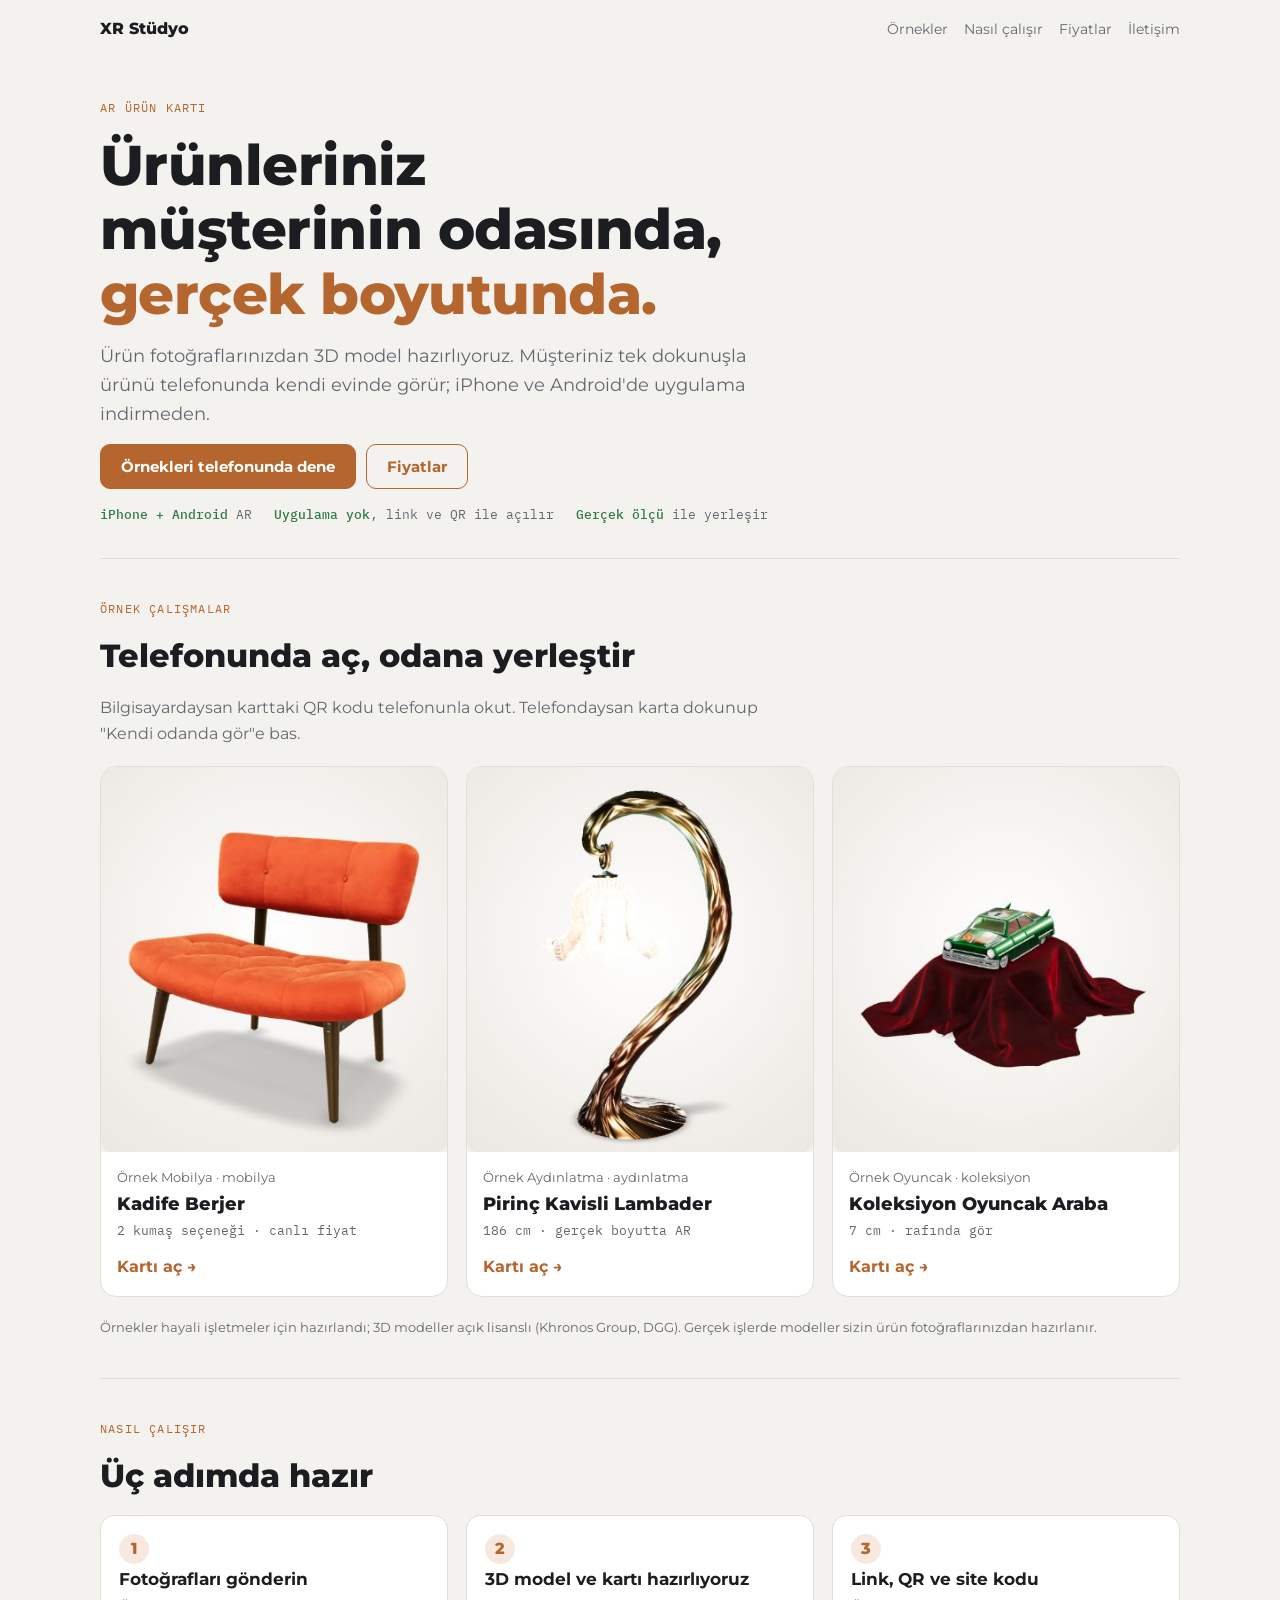
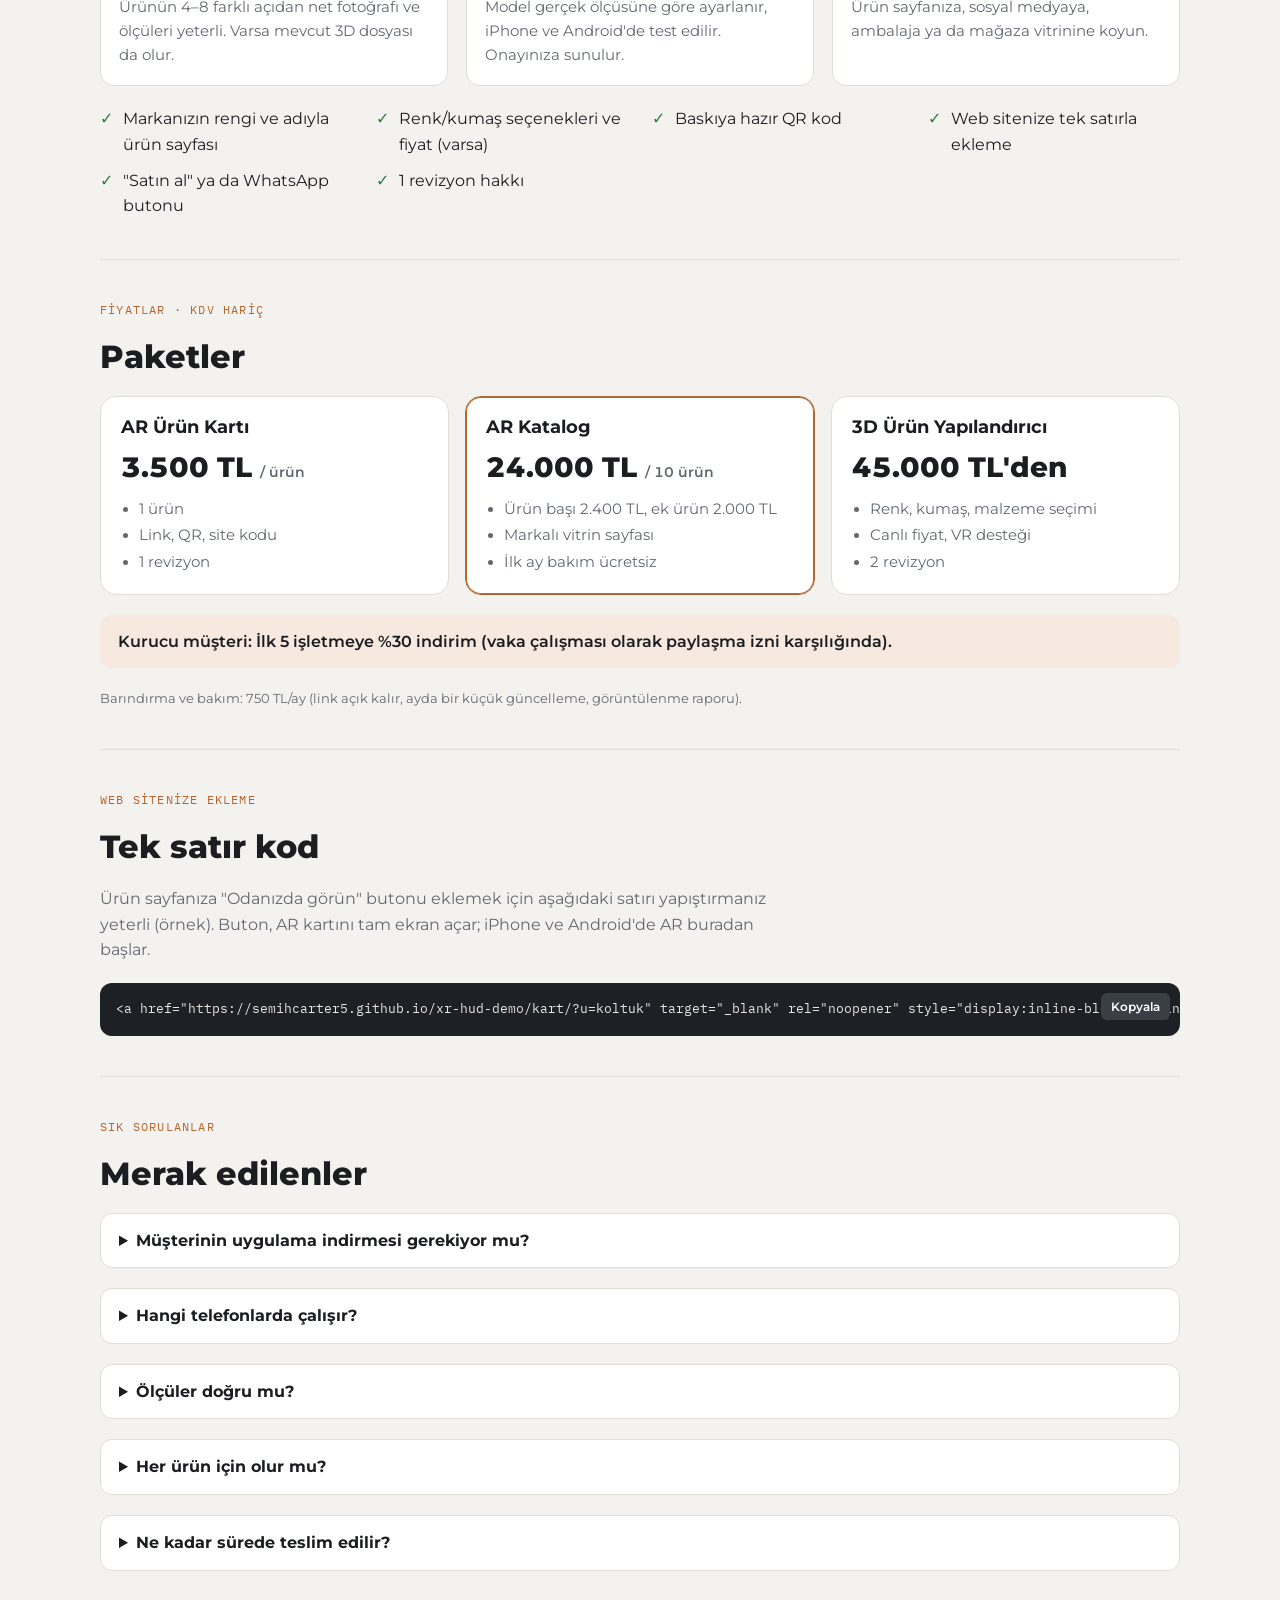
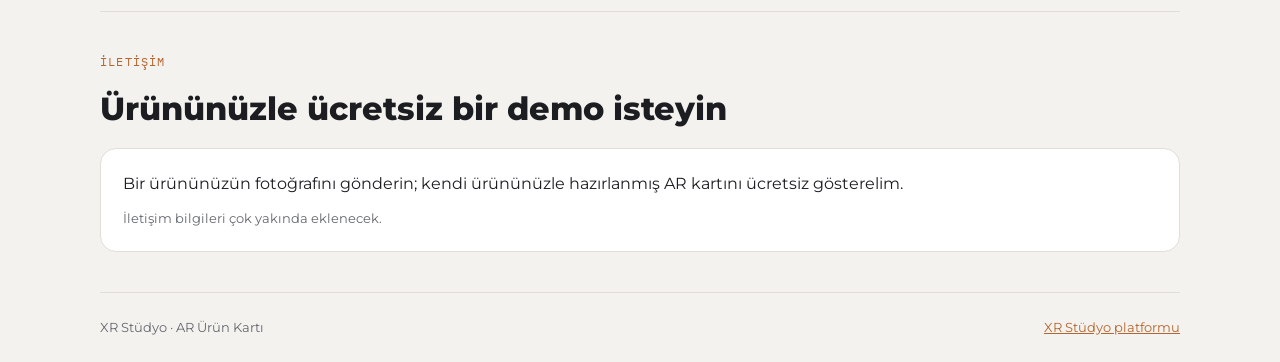
<file: portfolyo/index.html>
<!doctype html>
<html lang="tr">
<head>
<meta charset="utf-8">
<meta name="viewport" content="width=device-width, initial-scale=1, viewport-fit=cover">
<title>AR Ürün Kartı · XR Stüdyo</title>
<meta name="description" content="Ürünlerinizi müşterinin odasında, gerçek boyutunda gösterin. iPhone ve Android'de uygulama gerekmez.">
<meta property="og:title" content="AR Ürün Kartı · XR Stüdyo">
<meta property="og:description" content="Ürünlerinizi müşterinin odasında, gerçek boyutunda gösterin. Uygulama gerekmez.">
<meta property="og:image" content="img/koltuk.jpg">
<link rel="preconnect" href="https://fonts.googleapis.com">
<link rel="preconnect" href="https://fonts.gstatic.com" crossorigin>
<link rel="stylesheet" href="https://fonts.googleapis.com/css2?family=Montserrat:wght@500;600;700;800&family=IBM+Plex+Mono:wght@400;500&display=swap">
<style>
/* Yerleşim: tek sütun (en fazla 1080px); örnek kartlar 3'lü ızgara, telefonda tek sütun. Sıcak nötr zemin, ürünler öne çıksın. */
:root {
  --bg: #f4f2ef; --surface: #ffffff; --fg: #1b1d20; --muted: #63686f; --line: #e2ddd6;
  --accent: #b5652e; --accent-ink: #ffffff; --soft: #f7e9df; --ok: #2f7a46;
  --f-display: Montserrat, "Segoe UI", system-ui, sans-serif;
  --f-mono: "IBM Plex Mono", ui-monospace, Consolas, monospace;
}
@media (prefers-color-scheme: dark) {
  :root { --bg: #121416; --surface: #1b1e21; --fg: #eceae6; --muted: #a2a7ad; --line: #2c3035; --accent: #e08a4f; --accent-ink: #1b1209; --soft: #2d2118; --ok: #7fd39a; color-scheme: dark; }
}
* { box-sizing: border-box; }
[hidden] { display: none !important; }
body { margin: 0; background: var(--bg); color: var(--fg); font-family: var(--f-display); font-size: 16px; line-height: 1.6;
  padding-left: max(16px, env(safe-area-inset-left, 0px)); padding-right: max(16px, env(safe-area-inset-right, 0px)); -webkit-tap-highlight-color: transparent; }
.wrap { max-width: 1080px; margin: 0 auto; }
a { color: var(--accent); }
a:focus-visible, button:focus-visible { outline: 2px solid var(--accent); outline-offset: 2px; }
h1, h2, h3 { margin: 0; line-height: 1.15; text-wrap: balance; }
p { margin: 0; }
.eyebrow { font-family: var(--f-mono); font-size: 12px; letter-spacing: .1em; text-transform: uppercase; color: var(--accent); }
header { display: flex; justify-content: space-between; align-items: center; gap: 12px; flex-wrap: wrap; padding-block: calc(16px + env(safe-area-inset-top, 0px)) 16px; }
.logo { font-weight: 800; color: var(--fg); text-decoration: none; }
header nav { display: flex; gap: 16px; font-size: 14px; flex-wrap: wrap; }
header nav a { color: var(--muted); text-decoration: none; }
.hero { padding-block: 40px 32px; display: flex; flex-direction: column; gap: 16px; max-width: 760px; }
.hero h1 { font-size: clamp(32px, 5.6vw, 56px); font-weight: 800; letter-spacing: -.01em; }
.hero h1 em { font-style: normal; color: var(--accent); }
.hero .lede { font-size: 18px; color: var(--muted); max-width: 58ch; }
.cta { display: flex; gap: 10px; flex-wrap: wrap; }
.btn { display: inline-flex; align-items: center; justify-content: center; font: 700 15px var(--f-display); padding: 12px 20px; border-radius: 10px;
  text-decoration: none; border: 1.5px solid var(--accent); cursor: pointer; touch-action: manipulation; background: transparent; color: var(--accent); }
.btn.primary { background: var(--accent); color: var(--accent-ink); }
.facts { display: flex; gap: 8px 22px; flex-wrap: wrap; font-family: var(--f-mono); font-size: 13px; color: var(--muted); }
.facts b { color: var(--ok); font-weight: 500; }
section { padding-block: 40px; border-top: 1px solid var(--line); display: flex; flex-direction: column; gap: 20px; }
section h2 { font-size: clamp(24px, 3.4vw, 32px); font-weight: 800; }
.intro { color: var(--muted); max-width: 64ch; }
.examples { display: grid; grid-template-columns: repeat(3, 1fr); gap: 18px; }
.ex { background: var(--surface); border: 1px solid var(--line); border-radius: 16px; overflow: hidden; display: flex; flex-direction: column; min-width: 0; text-decoration: none; color: inherit; }
.ex img { display: block; width: 100%; height: auto; aspect-ratio: 9 / 10; object-fit: cover; background: #ece8e2; }
.ex .body { padding: 16px; display: flex; flex-direction: column; gap: 6px; flex: 1; }
.ex .biz { font-size: 12.5px; color: var(--muted); }
.ex h3 { font-size: 18px; font-weight: 800; }
.ex .meta { font-family: var(--f-mono); font-size: 12.5px; color: var(--muted); }
.ex .go { margin-top: auto; padding-top: 8px; font-weight: 700; color: var(--accent); }
.ex:hover { border-color: var(--accent); }
.note { font-size: 13px; color: var(--muted); }
.steps { list-style: none; counter-reset: s; padding: 0; margin: 0; display: grid; grid-template-columns: repeat(3, 1fr); gap: 18px; }
.steps li { counter-increment: s; background: var(--surface); border: 1px solid var(--line); border-radius: 14px; padding: 18px; display: flex; flex-direction: column; gap: 6px; min-width: 0; }
.steps li::before { content: counter(s); width: 30px; height: 30px; border-radius: 50%; background: var(--soft); color: var(--accent); font-weight: 800; display: grid; place-items: center; }
.steps h3 { font-size: 17px; }
.steps p { color: var(--muted); font-size: 15px; }
.incl { display: grid; grid-template-columns: repeat(auto-fit, minmax(220px, 1fr)); gap: 10px 24px; padding: 0; margin: 0; list-style: none; }
.incl li { display: flex; gap: 10px; align-items: flex-start; }
.incl li::before { content: "✓"; color: var(--ok); font-weight: 800; }
.packs { display: grid; grid-template-columns: repeat(3, 1fr); gap: 16px; }
.pack { background: var(--surface); border: 1px solid var(--line); border-radius: 16px; padding: 20px; display: flex; flex-direction: column; gap: 8px; min-width: 0; }
.pack.feat { border-color: var(--accent); box-shadow: 0 0 0 1px var(--accent) inset; }
.pack h3 { font-size: 18px; }
.pack .price { font-size: 28px; font-weight: 800; font-variant-numeric: tabular-nums; }
.pack .price small { font-size: 14px; font-weight: 600; color: var(--muted); }
.pack ul { margin: 0; padding-left: 18px; font-size: 14.5px; color: var(--muted); display: flex; flex-direction: column; gap: 3px; }
.founder { background: var(--soft); border-radius: 12px; padding: 14px 18px; font-weight: 600; }
.code { position: relative; background: #1d2024; color: #e8e6e3; border-radius: 12px; padding: 16px 96px 16px 16px; font-family: var(--f-mono); font-size: 13px; overflow-x: auto; white-space: pre; }
.code button { position: absolute; top: 10px; right: 10px; font: 600 12px var(--f-display); padding: 6px 10px; border-radius: 6px; border: 0; background: #3a3f46; color: #fff; cursor: pointer; }
details { background: var(--surface); border: 1px solid var(--line); border-radius: 12px; padding: 14px 18px; }
details summary { font-weight: 700; cursor: pointer; }
details p { margin-top: 8px; color: var(--muted); max-width: 70ch; }
.contact { background: var(--surface); border: 1px solid var(--line); border-radius: 16px; padding: 22px; display: flex; flex-direction: column; gap: 12px; }
footer { border-top: 1px solid var(--line); padding-block: 24px calc(24px + env(safe-area-inset-bottom, 0px)); font-size: 13px; color: var(--muted); display: flex; gap: 8px 20px; flex-wrap: wrap; justify-content: space-between; }
@media (max-width: 820px) { .examples, .steps, .packs { grid-template-columns: 1fr; } .ex img { aspect-ratio: 4 / 3; } }
</style>
</head>
<body>
<div class="wrap">
  <header>
    <a class="logo" href="#">XR Stüdyo</a>
    <nav aria-label="Sayfa içi"><a href="#ornekler">Örnekler</a><a href="#nasil">Nasıl çalışır</a><a href="#fiyat">Fiyatlar</a><a href="#iletisim">İletişim</a></nav>
  </header>

  <div class="hero">
    <span class="eyebrow">AR Ürün Kartı</span>
    <h1>Ürünleriniz müşterinin odasında, <em>gerçek boyutunda.</em></h1>
    <p class="lede">Ürün fotoğraflarınızdan 3D model hazırlıyoruz. Müşteriniz tek dokunuşla ürünü telefonunda kendi evinde görür; iPhone ve Android'de uygulama indirmeden.</p>
    <div class="cta">
      <a class="btn primary" href="#ornekler">Örnekleri telefonunda dene</a>
      <a class="btn" href="#fiyat">Fiyatlar</a>
    </div>
    <p class="facts"><span><b>iPhone + Android</b> AR</span><span><b>Uygulama yok</b>, link ve QR ile açılır</span><span><b>Gerçek ölçü</b> ile yerleşir</span></p>
  </div>

  <section id="ornekler" aria-labelledby="ornekler-h">
    <span class="eyebrow">Örnek çalışmalar</span>
    <h2 id="ornekler-h">Telefonunda aç, odana yerleştir</h2>
    <p class="intro">Bilgisayardaysan karttaki QR kodu telefonunla okut. Telefondaysan karta dokunup "Kendi odanda gör"e bas.</p>
    <div class="examples">
      <a class="ex" href="../kart/?u=koltuk">
        <img src="img/koltuk.jpg" alt="Turuncu kadife berjer 3D modeli" width="391" height="434">
        <div class="body"><span class="biz">Örnek Mobilya · mobilya</span><h3>Kadife Berjer</h3><span class="meta">2 kumaş seçeneği · canlı fiyat</span><span class="go">Kartı aç →</span></div>
      </a>
      <a class="ex" href="../kart/?u=lambader">
        <img src="img/lambader.jpg" alt="Kavisli pirinç lambader 3D modeli" width="391" height="434" loading="lazy">
        <div class="body"><span class="biz">Örnek Aydınlatma · aydınlatma</span><h3>Pirinç Kavisli Lambader</h3><span class="meta">186 cm · gerçek boyutta AR</span><span class="go">Kartı aç →</span></div>
      </a>
      <a class="ex" href="../kart/?u=araba">
        <img src="img/araba.jpg" alt="Kadife örtü üzerinde yeşil koleksiyon araba 3D modeli" width="391" height="434" loading="lazy">
        <div class="body"><span class="biz">Örnek Oyuncak · koleksiyon</span><h3>Koleksiyon Oyuncak Araba</h3><span class="meta">7 cm · rafında gör</span><span class="go">Kartı aç →</span></div>
      </a>
    </div>
    <p class="note">Örnekler hayali işletmeler için hazırlandı; 3D modeller açık lisanslı (Khronos Group, DGG). Gerçek işlerde modeller sizin ürün fotoğraflarınızdan hazırlanır.</p>
  </section>

  <section id="nasil" aria-labelledby="nasil-h">
    <span class="eyebrow">Nasıl çalışır</span>
    <h2 id="nasil-h">Üç adımda hazır</h2>
    <ol class="steps">
      <li><h3>Fotoğrafları gönderin</h3><p>Ürünün 4–8 farklı açıdan net fotoğrafı ve ölçüleri yeterli. Varsa mevcut 3D dosyası da olur.</p></li>
      <li><h3>3D model ve kartı hazırlıyoruz</h3><p>Model gerçek ölçüsüne göre ayarlanır, iPhone ve Android'de test edilir. Onayınıza sunulur.</p></li>
      <li><h3>Link, QR ve site kodu</h3><p>Ürün sayfanıza, sosyal medyaya, ambalaja ya da mağaza vitrinine koyun.</p></li>
    </ol>
    <ul class="incl">
      <li>Markanızın rengi ve adıyla ürün sayfası</li>
      <li>Renk/kumaş seçenekleri ve fiyat (varsa)</li>
      <li>Baskıya hazır QR kod</li>
      <li>Web sitenize tek satırla ekleme</li>
      <li>"Satın al" ya da WhatsApp butonu</li>
      <li>1 revizyon hakkı</li>
    </ul>
  </section>

  <section id="fiyat" aria-labelledby="fiyat-h">
    <span class="eyebrow">Fiyatlar · KDV hariç</span>
    <h2 id="fiyat-h">Paketler</h2>
    <div class="packs">
      <div class="pack"><h3>AR Ürün Kartı</h3><div class="price">3.500 TL <small>/ ürün</small></div><ul><li>1 ürün</li><li>Link, QR, site kodu</li><li>1 revizyon</li></ul></div>
      <div class="pack feat"><h3>AR Katalog</h3><div class="price">24.000 TL <small>/ 10 ürün</small></div><ul><li>Ürün başı 2.400 TL, ek ürün 2.000 TL</li><li>Markalı vitrin sayfası</li><li>İlk ay bakım ücretsiz</li></ul></div>
      <div class="pack"><h3>3D Ürün Yapılandırıcı</h3><div class="price">45.000 TL'den</div><ul><li>Renk, kumaş, malzeme seçimi</li><li>Canlı fiyat, VR desteği</li><li>2 revizyon</li></ul></div>
    </div>
    <p class="founder">Kurucu müşteri: İlk 5 işletmeye %30 indirim (vaka çalışması olarak paylaşma izni karşılığında).</p>
    <p class="note">Barındırma ve bakım: 750 TL/ay (link açık kalır, ayda bir küçük güncelleme, görüntülenme raporu).</p>
  </section>

  <section id="ekle" aria-labelledby="ekle-h">
    <span class="eyebrow">Web sitenize ekleme</span>
    <h2 id="ekle-h">Tek satır kod</h2>
    <p class="intro">Ürün sayfanıza "Odanızda görün" butonu eklemek için aşağıdaki satırı yapıştırmanız yeterli (örnek). Buton, AR kartını tam ekran açar; iPhone ve Android'de AR buradan başlar.</p>
    <div class="code" id="embed">&lt;a href="https://semihcarter5.github.io/xr-hud-demo/kart/?u=koltuk" target="_blank" rel="noopener" style="display:inline-block;padding:12px 20px;border-radius:10px;background:#b5652e;color:#fff;font-weight:700;text-decoration:none"&gt;Odanızda görün (AR)&lt;/a&gt;<button type="button" id="copyEmbed">Kopyala</button></div>
  </section>

  <section id="sss" aria-labelledby="sss-h">
    <span class="eyebrow">Sık sorulanlar</span>
    <h2 id="sss-h">Merak edilenler</h2>
    <details><summary>Müşterinin uygulama indirmesi gerekiyor mu?</summary><p>Hayır. iPhone'da Safari'nin içindeki AR görüntüleyici, Android'de Google'ın AR görüntüleyicisi açılır. Link ya da QR yeterli.</p></details>
    <details><summary>Hangi telefonlarda çalışır?</summary><p>AR destekli çoğu güncel iPhone ve Android telefonda. AR desteklemeyen cihazlarda ürün yine 3D olarak döndürülüp incelenebilir.</p></details>
    <details><summary>Ölçüler doğru mu?</summary><p>Model, verdiğiniz ölçülere göre ayarlanır ve AR'da gerçek boyutunda yerleşir. Teslimden önce bu ölçüleri birlikte kontrol ederiz.</p></details>
    <details><summary>Her ürün için olur mu?</summary><p>Mobilya, aydınlatma, dekorasyon, tekstil ve oyuncak gibi mat yüzeyli ürünlerde en iyi sonucu verir. Çok parlak, ayna gibi ya da tamamen şeffaf ürünler için önce ücretsiz deneme yaparız.</p></details>
    <details><summary>Ne kadar sürede teslim edilir?</summary><p>Tek ürün genellikle birkaç iş günü içinde hazır olur; süre ürün sayısına ve karmaşıklığına göre değişir ve teklifte yazılı olarak belirtilir.</p></details>
  </section>

  <section id="iletisim" aria-labelledby="iletisim-h">
    <span class="eyebrow">İletişim</span>
    <h2 id="iletisim-h">Ürününüzle ücretsiz bir demo isteyin</h2>
    <div class="contact">
      <p>Bir ürününüzün fotoğrafını gönderin; kendi ürününüzle hazırlanmış AR kartını ücretsiz gösterelim.</p>
      <div id="contactLines"></div>
    </div>
  </section>

  <footer>
    <span>XR Stüdyo · AR Ürün Kartı</span>
    <span><a href="../tanitim/">XR Stüdyo platformu</a></span>
  </footer>
</div>

<script>
// İletişim bilgileri: doldurulunca sayfada görünür (boşsa "yakında" yazar)
var CONTACT = { email: '', whatsapp: '', instagram: '' };

var box = document.getElementById('contactLines');
var lines = [];
if (CONTACT.email) lines.push(['E-posta', CONTACT.email]);
if (CONTACT.whatsapp) lines.push(['WhatsApp', CONTACT.whatsapp]);
if (CONTACT.instagram) lines.push(['Instagram', CONTACT.instagram]);
if (!lines.length) { var p = document.createElement('p'); p.className = 'note'; p.textContent = 'İletişim bilgileri çok yakında eklenecek.'; box.appendChild(p); }
lines.forEach(function (l) { var p = document.createElement('p'); var b = document.createElement('strong'); b.textContent = l[0] + ': '; p.appendChild(b); p.appendChild(document.createTextNode(l[1])); box.appendChild(p); });

document.getElementById('copyEmbed').onclick = function () {
  var btn = this, code = document.getElementById('embed').firstChild.textContent;
  var ok = function () { btn.textContent = 'Kopyalandı'; setTimeout(function () { btn.textContent = 'Kopyala'; }, 1600); };
  if (navigator.clipboard) navigator.clipboard.writeText(code).then(ok, function () {});
};
</script>
</body>
</html>
</file>
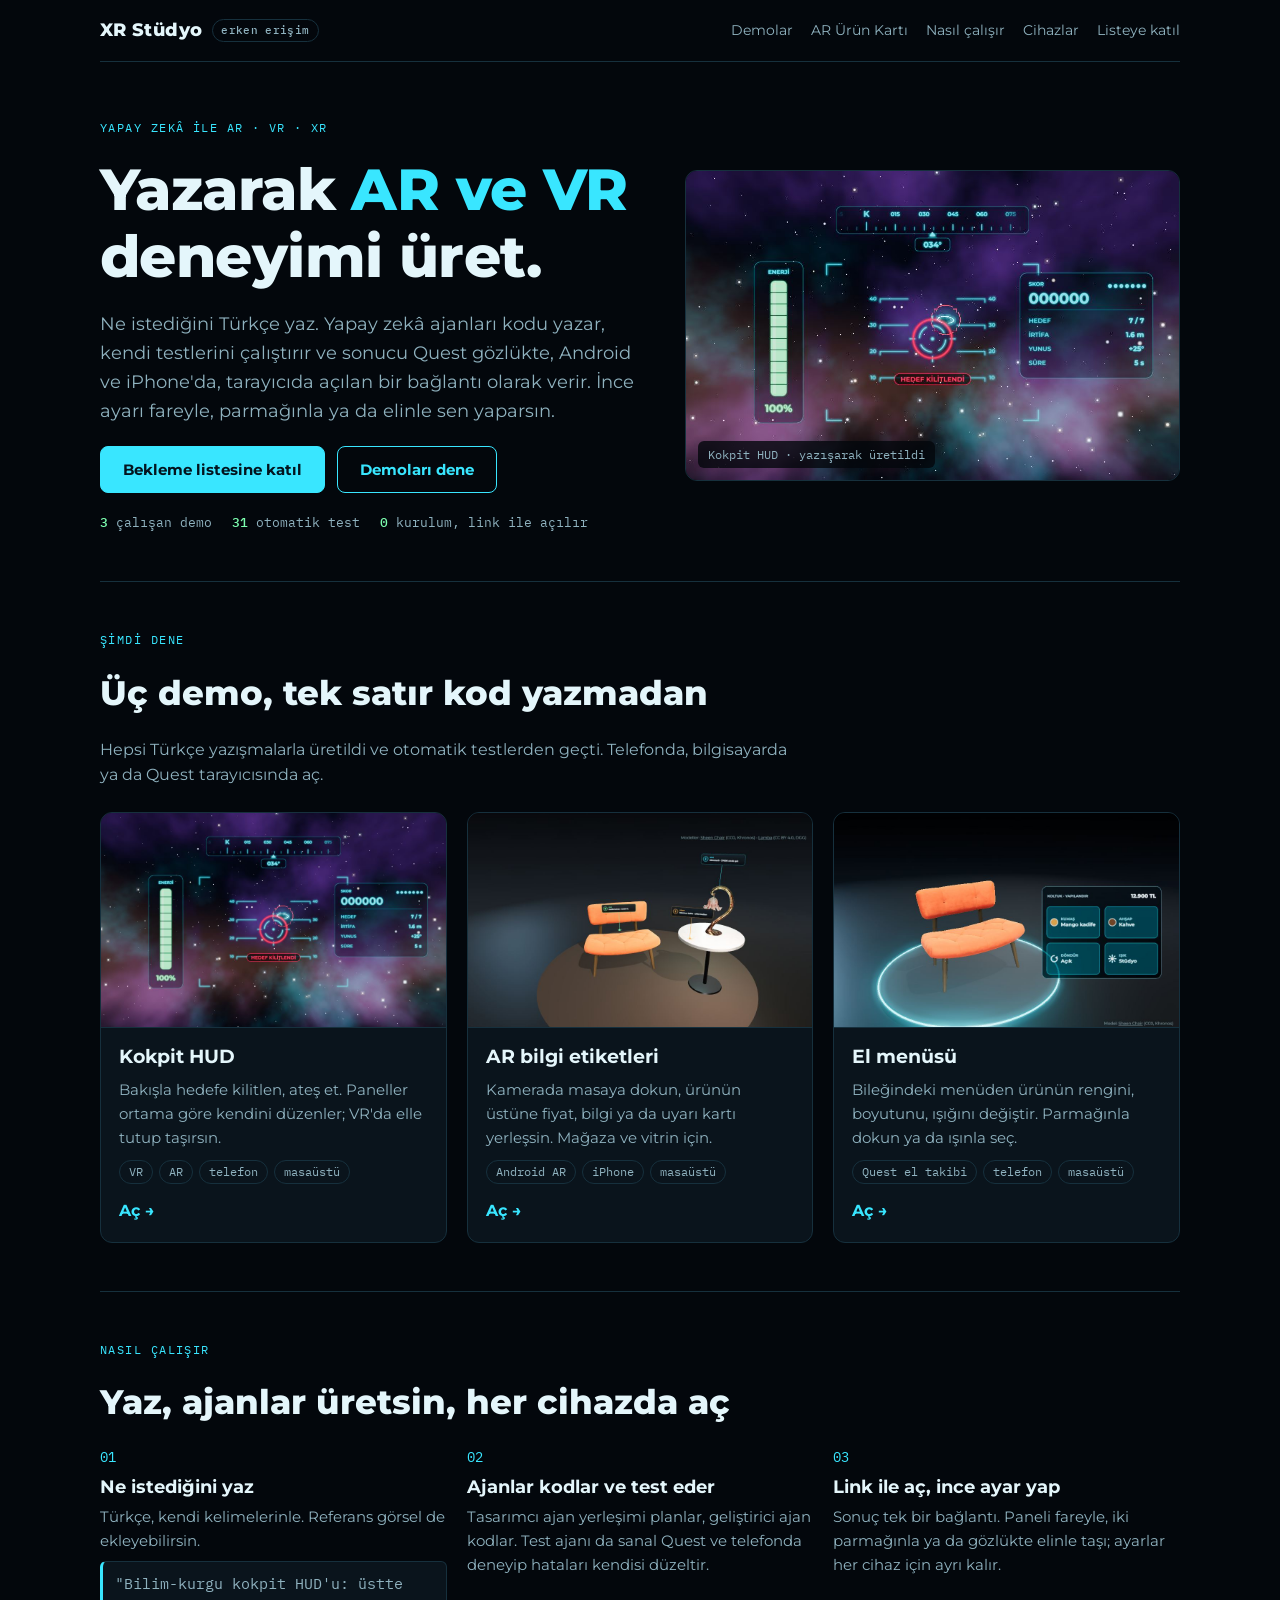
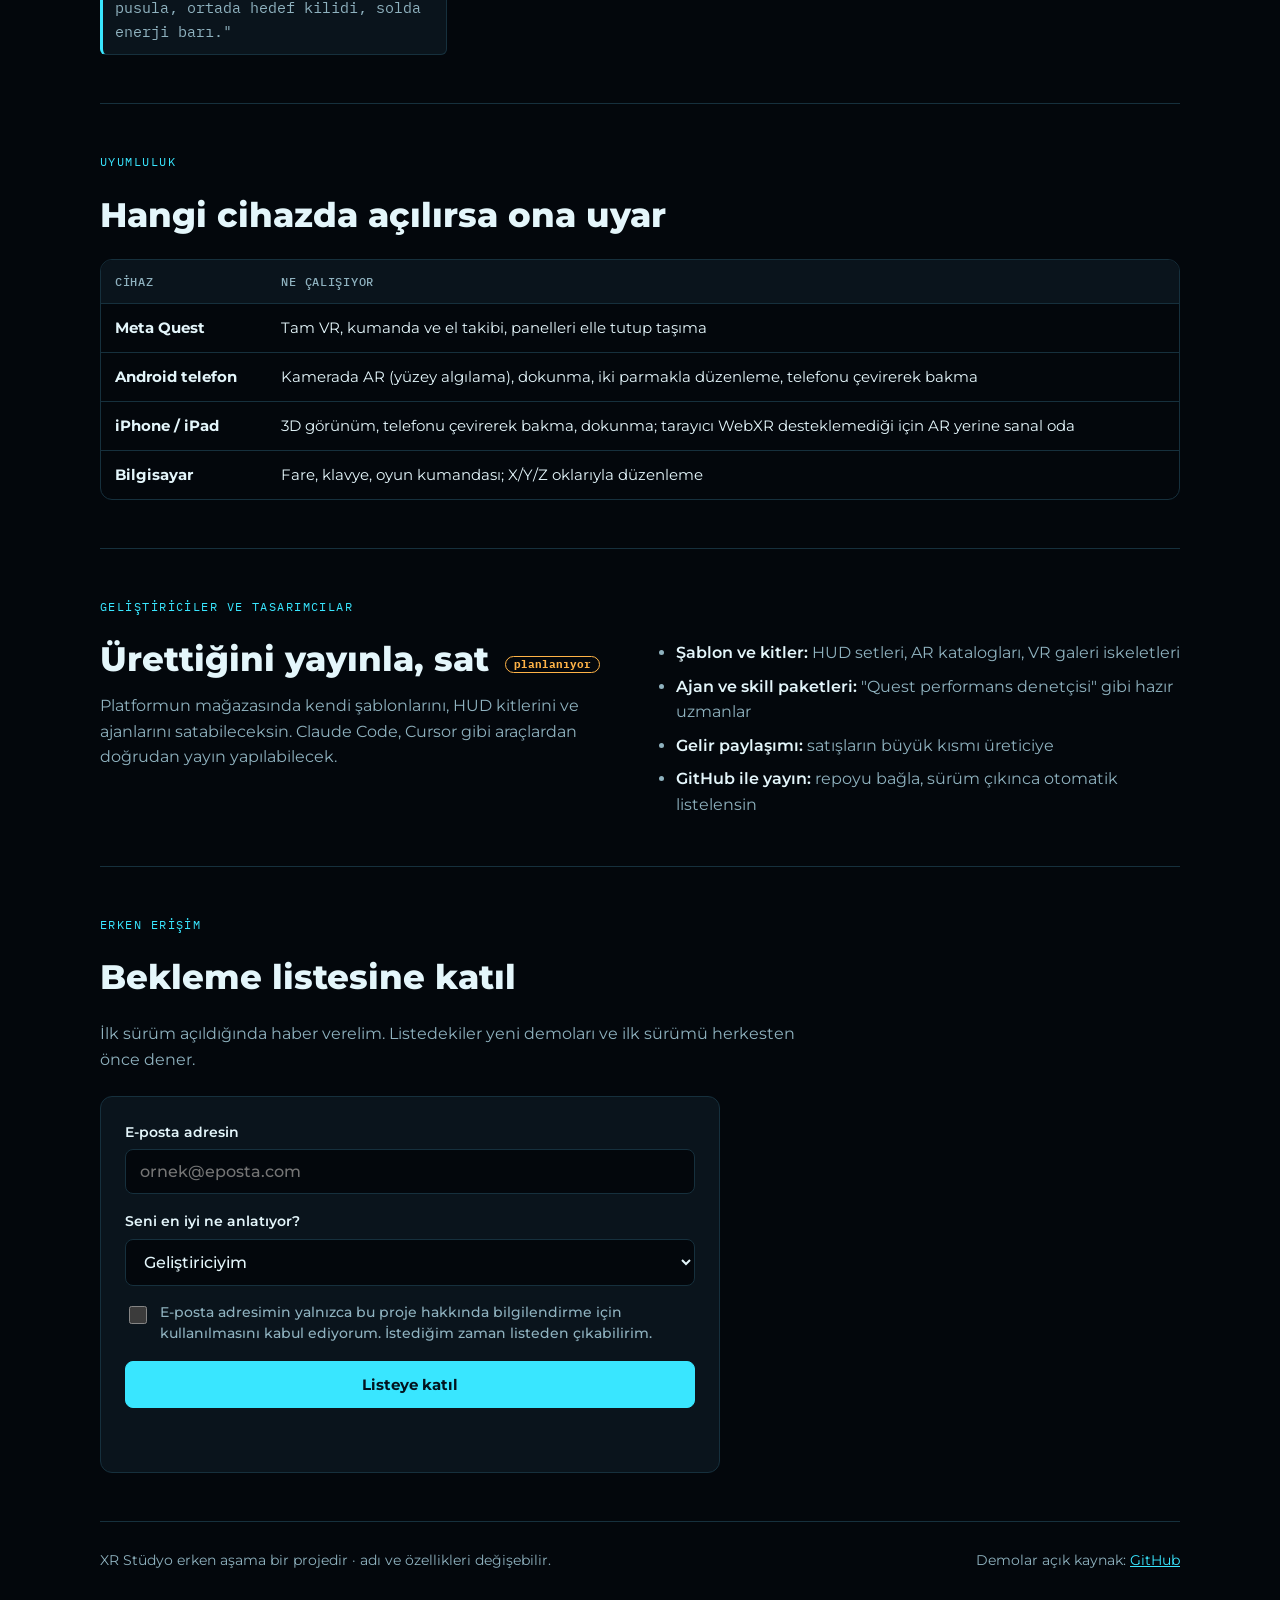
<file: tanitim/index.html>
<!doctype html>
<html lang="tr">
<head>
<meta charset="utf-8">
<meta name="viewport" content="width=device-width, initial-scale=1, viewport-fit=cover">
<title>XR Stüdyo · Yazarak AR ve VR üret</title>
<meta name="description" content="Ne istediğini Türkçe yaz; yapay zekâ ajanları AR/VR deneyimini kodlar, test eder ve her cihazda çalışır hale getirir. Bekleme listesine katıl.">
<meta property="og:title" content="XR Stüdyo · Yazarak AR ve VR üret">
<meta property="og:description" content="Quest, Android, iPhone ve tarayıcıda çalışan AR/VR deneyimlerini yazarak üret. Üç çalışan demoyu dene.">
<meta property="og:image" content="img/kokpit.jpg">
<link rel="preconnect" href="https://fonts.googleapis.com">
<link rel="preconnect" href="https://fonts.gstatic.com" crossorigin>
<link rel="stylesheet" href="https://fonts.googleapis.com/css2?family=Montserrat:wght@500;600;700;800&family=IBM+Plex+Mono:wght@400;500&display=swap">
<style>
/* Yerleşim: tek sütun okuma akışı (en fazla 1080px), demo kartları ızgarada, telefonda tek sütuna iner */
:root {
  --bg: #03070c; --surface: #0a141c; --line: #16303d; --fg: #e4f6fb; --muted: #8fb2bf;
  --accent: #39e6ff; --accent-ink: #03141e; --ok: #7dffb0; --warm: #ffb347;
  --f-display: Montserrat, "Segoe UI", system-ui, sans-serif;
  --f-mono: "IBM Plex Mono", ui-monospace, Consolas, monospace;
  color-scheme: dark;
}
* { box-sizing: border-box; }
html { scroll-behavior: smooth; }
@media (prefers-reduced-motion: reduce) { html { scroll-behavior: auto; } }
body { margin: 0; background: var(--bg); color: var(--fg); font-family: var(--f-display); font-size: 16px; line-height: 1.6;
  padding-left: max(16px, env(safe-area-inset-left, 0px)); padding-right: max(16px, env(safe-area-inset-right, 0px)); }
.wrap { max-width: 1080px; margin: 0 auto; }
a { color: var(--accent); }
a:focus-visible, button:focus-visible, input:focus-visible, select:focus-visible { outline: 2px solid var(--ok); outline-offset: 2px; }
h1, h2, h3 { line-height: 1.15; margin: 0; text-wrap: balance; }
p { margin: 0; }
.eyebrow { font-family: var(--f-mono); font-size: 12px; letter-spacing: .12em; text-transform: uppercase; color: var(--accent); }

header { display: flex; align-items: center; justify-content: space-between; gap: 16px; flex-wrap: wrap;
  padding-block: calc(16px + env(safe-area-inset-top, 0px)) 16px; border-bottom: 1px solid var(--line); }
.logo { font-weight: 800; font-size: 18px; letter-spacing: .02em; color: var(--fg); text-decoration: none; display: flex; align-items: center; gap: 10px; }
.logo span { font-family: var(--f-mono); font-size: 11px; font-weight: 500; color: var(--muted); border: 1px solid var(--line); border-radius: 99px; padding: 2px 8px; }
nav { display: flex; gap: 18px; flex-wrap: wrap; font-size: 14px; }
nav a { color: var(--muted); text-decoration: none; }
nav a:hover { color: var(--fg); }

.hero { display: grid; grid-template-columns: 1.1fr 1fr; gap: 40px; align-items: center; padding-block: 56px 48px; }
.hero > div { min-width: 0; display: flex; flex-direction: column; gap: 20px; }
.hero h1 { font-size: clamp(34px, 5.4vw, 58px); font-weight: 800; letter-spacing: -.01em; }
.hero h1 em { font-style: normal; color: var(--accent); }
.hero .lede { font-size: 18px; color: var(--muted); max-width: 52ch; }
.cta { display: flex; gap: 12px; flex-wrap: wrap; }
.btn { display: inline-flex; align-items: center; justify-content: center; font: 700 15px var(--f-display); padding: 13px 22px; border-radius: 8px;
  text-decoration: none; border: 1px solid var(--accent); cursor: pointer; touch-action: manipulation; }
.btn.primary { background: var(--accent); color: var(--accent-ink); }
.btn.ghost { background: transparent; color: var(--accent); }
.proof { display: flex; gap: 8px 20px; flex-wrap: wrap; font-family: var(--f-mono); font-size: 13px; color: var(--muted); }
.proof b { color: var(--ok); font-weight: 500; }
.hero figure { margin: 0; position: relative; border: 1px solid var(--line); border-radius: 12px; overflow: hidden; }
.hero figure img { display: block; width: 100%; height: auto; aspect-ratio: 8 / 5; object-fit: cover; }
.hero figcaption { position: absolute; left: 12px; bottom: 12px; font-family: var(--f-mono); font-size: 12px; background: rgba(3, 7, 12, .8); padding: 4px 10px; border-radius: 6px; color: var(--muted); }

section { padding-block: 48px; border-top: 1px solid var(--line); display: flex; flex-direction: column; gap: 24px; }
section h2 { font-size: clamp(26px, 3.4vw, 34px); font-weight: 800; }
section .intro { color: var(--muted); max-width: 64ch; }

.demos { display: grid; grid-template-columns: repeat(3, 1fr); gap: 20px; }
.demo { background: var(--surface); border: 1px solid var(--line); border-radius: 12px; overflow: hidden; display: flex; flex-direction: column; min-width: 0; }
.demo img { display: block; width: 100%; height: auto; aspect-ratio: 8 / 5; object-fit: cover; border-bottom: 1px solid var(--line); }
.demo .body { padding: 18px; display: flex; flex-direction: column; gap: 10px; flex: 1; }
.demo h3 { font-size: 19px; }
.demo p { color: var(--muted); font-size: 15px; }
.chips { display: flex; gap: 6px; flex-wrap: wrap; margin-top: auto; }
.chip { font-family: var(--f-mono); font-size: 11.5px; border: 1px solid var(--line); border-radius: 99px; padding: 2px 9px; color: var(--muted); }
.demo .go { font-weight: 700; text-decoration: none; padding-top: 4px; }

.steps { display: grid; grid-template-columns: repeat(3, 1fr); gap: 20px; counter-reset: s; list-style: none; padding: 0; margin: 0; }
.steps li { counter-increment: s; display: flex; flex-direction: column; gap: 8px; min-width: 0; }
.steps li::before { content: "0" counter(s); font-family: var(--f-mono); color: var(--accent); font-size: 14px; }
.steps h3 { font-size: 18px; }
.steps p { color: var(--muted); font-size: 15px; }
.prompt { font-family: var(--f-mono); font-size: 13px; background: var(--surface); border: 1px solid var(--line); border-left: 3px solid var(--accent);
  border-radius: 6px; padding: 10px 12px; color: var(--fg); }

.devices { overflow-x: auto; border: 1px solid var(--line); border-radius: 12px; }
table { border-collapse: collapse; width: 100%; min-width: 560px; font-size: 15px; }
th, td { text-align: left; padding: 12px 14px; border-bottom: 1px solid var(--line); vertical-align: top; }
th { font-family: var(--f-mono); font-size: 12px; font-weight: 500; letter-spacing: .06em; text-transform: uppercase; color: var(--muted); background: var(--surface); }
tr:last-child td { border-bottom: 0; }
td:first-child { font-weight: 700; white-space: nowrap; }

.dev { display: grid; grid-template-columns: 1fr 1fr; gap: 32px; align-items: start; }
.dev ul { margin: 0; padding-left: 20px; display: flex; flex-direction: column; gap: 8px; color: var(--muted); }
.dev ul b { color: var(--fg); font-weight: 600; }
.tag { display: inline-block; font-family: var(--f-mono); font-size: 11px; color: var(--warm); border: 1px solid currentColor; border-radius: 99px; padding: 1px 8px; vertical-align: 3px; margin-left: 6px; }

#katil { scroll-margin-top: 16px; }
form { background: var(--surface); border: 1px solid var(--line); border-radius: 12px; padding: 24px; display: grid; gap: 16px; max-width: 620px; }
label { display: grid; gap: 6px; font-weight: 600; font-size: 14px; }
input[type=email], select { font: 500 16px var(--f-display); padding: 12px 14px; border-radius: 8px; border: 1px solid var(--line); background: var(--bg); color: var(--fg); width: 100%; }
.consent { display: flex; gap: 10px; align-items: flex-start; font-weight: 500; color: var(--muted); font-size: 13.5px; }
.consent input { margin-top: 4px; width: 18px; height: 18px; flex: none; accent-color: var(--accent); }
#formMsg { font-size: 15px; min-height: 1.6em; }
#formMsg.ok { color: var(--ok); }
#formMsg.warn { color: var(--warm); }

footer { border-top: 1px solid var(--line); padding-block: 28px calc(28px + env(safe-area-inset-bottom, 0px)); color: var(--muted); font-size: 13.5px; display: flex; gap: 12px 24px; flex-wrap: wrap; justify-content: space-between; }

@media (max-width: 860px) {
  .hero { grid-template-columns: 1fr; padding-block: 36px 32px; }
  .demos, .steps { grid-template-columns: 1fr; }
  .dev { grid-template-columns: 1fr; gap: 20px; }
  nav { gap: 14px; }
}
</style>
</head>
<body>
<div class="wrap">
  <header>
    <a class="logo" href="#">XR Stüdyo <span>erken erişim</span></a>
    <nav aria-label="Sayfa içi">
      <a href="#demolar">Demolar</a>
      <a href="../portfolyo/">AR Ürün Kartı</a>
      <a href="#nasil">Nasıl çalışır</a>
      <a href="#cihazlar">Cihazlar</a>
      <a href="#katil">Listeye katıl</a>
    </nav>
  </header>

  <div class="hero">
    <div>
      <span class="eyebrow">Yapay zekâ ile AR · VR · XR</span>
      <h1>Yazarak <em>AR ve VR</em> deneyimi üret.</h1>
      <p class="lede">Ne istediğini Türkçe yaz. Yapay zekâ ajanları kodu yazar, kendi testlerini çalıştırır ve sonucu Quest gözlükte, Android ve iPhone'da, tarayıcıda açılan bir bağlantı olarak verir. İnce ayarı fareyle, parmağınla ya da elinle sen yaparsın.</p>
      <div class="cta">
        <a class="btn primary" href="#katil">Bekleme listesine katıl</a>
        <a class="btn ghost" href="#demolar">Demoları dene</a>
      </div>
      <p class="proof"><span><b>3</b> çalışan demo</span><span><b>31</b> otomatik test</span><span><b>0</b> kurulum, link ile açılır</span></p>
    </div>
    <figure>
      <img src="img/kokpit.jpg" alt="Kokpit HUD demosu: pusula, nişangâh, enerji barı ve skor paneli, uzayda uçan hedefler" width="960" height="600">
      <figcaption>Kokpit HUD · yazışarak üretildi</figcaption>
    </figure>
  </div>

  <section id="demolar" aria-labelledby="demolar-h">
    <span class="eyebrow">Şimdi dene</span>
    <h2 id="demolar-h">Üç demo, tek satır kod yazmadan</h2>
    <p class="intro">Hepsi Türkçe yazışmalarla üretildi ve otomatik testlerden geçti. Telefonda, bilgisayarda ya da Quest tarayıcısında aç.</p>
    <div class="demos">
      <article class="demo">
        <img src="img/kokpit.jpg" alt="Kokpit HUD demosu" loading="lazy" width="960" height="600">
        <div class="body">
          <h3>Kokpit HUD</h3>
          <p>Bakışla hedefe kilitlen, ateş et. Paneller ortama göre kendini düzenler; VR'da elle tutup taşırsın.</p>
          <div class="chips"><span class="chip">VR</span><span class="chip">AR</span><span class="chip">telefon</span><span class="chip">masaüstü</span></div>
          <a class="go" href="../">Aç →</a>
        </div>
      </article>
      <article class="demo">
        <img src="img/ar-etiket.jpg" alt="AR etiket demosu: masadaki ürünlerin üstünde bilgi, fiyat ve uyarı kartları" loading="lazy" width="960" height="600">
        <div class="body">
          <h3>AR bilgi etiketleri</h3>
          <p>Kamerada masaya dokun, ürünün üstüne fiyat, bilgi ya da uyarı kartı yerleşsin. Mağaza ve vitrin için.</p>
          <div class="chips"><span class="chip">Android AR</span><span class="chip">iPhone</span><span class="chip">masaüstü</span></div>
          <a class="go" href="../ar-etiket/">Aç →</a>
        </div>
      </article>
      <article class="demo">
        <img src="img/el-menu.jpg" alt="El menüsü demosu: kaide üstünde ürün modeli ve ürün ayarları menüsü" loading="lazy" width="960" height="600">
        <div class="body">
          <h3>El menüsü</h3>
          <p>Bileğindeki menüden ürünün rengini, boyutunu, ışığını değiştir. Parmağınla dokun ya da ışınla seç.</p>
          <div class="chips"><span class="chip">Quest el takibi</span><span class="chip">telefon</span><span class="chip">masaüstü</span></div>
          <a class="go" href="../el-menu/">Aç →</a>
        </div>
      </article>
    </div>
  </section>

  <section id="nasil" aria-labelledby="nasil-h">
    <span class="eyebrow">Nasıl çalışır</span>
    <h2 id="nasil-h">Yaz, ajanlar üretsin, her cihazda aç</h2>
    <ol class="steps">
      <li>
        <h3>Ne istediğini yaz</h3>
        <p>Türkçe, kendi kelimelerinle. Referans görsel de ekleyebilirsin.</p>
        <p class="prompt">"Bilim-kurgu kokpit HUD'u: üstte pusula, ortada hedef kilidi, solda enerji barı."</p>
      </li>
      <li>
        <h3>Ajanlar kodlar ve test eder</h3>
        <p>Tasarımcı ajan yerleşimi planlar, geliştirici ajan kodlar. Test ajanı da sanal Quest ve telefonda deneyip hataları kendisi düzeltir.</p>
      </li>
      <li>
        <h3>Link ile aç, ince ayar yap</h3>
        <p>Sonuç tek bir bağlantı. Paneli fareyle, iki parmağınla ya da gözlükte elinle taşı; ayarlar her cihaz için ayrı kalır.</p>
      </li>
    </ol>
  </section>

  <section id="cihazlar" aria-labelledby="cihazlar-h">
    <span class="eyebrow">Uyumluluk</span>
    <h2 id="cihazlar-h">Hangi cihazda açılırsa ona uyar</h2>
    <div class="devices">
      <table>
        <thead><tr><th>Cihaz</th><th>Ne çalışıyor</th></tr></thead>
        <tbody>
          <tr><td>Meta Quest</td><td>Tam VR, kumanda ve el takibi, panelleri elle tutup taşıma</td></tr>
          <tr><td>Android telefon</td><td>Kamerada AR (yüzey algılama), dokunma, iki parmakla düzenleme, telefonu çevirerek bakma</td></tr>
          <tr><td>iPhone / iPad</td><td>3D görünüm, telefonu çevirerek bakma, dokunma; tarayıcı WebXR desteklemediği için AR yerine sanal oda</td></tr>
          <tr><td>Bilgisayar</td><td>Fare, klavye, oyun kumandası; X/Y/Z oklarıyla düzenleme</td></tr>
        </tbody>
      </table>
    </div>
  </section>

  <section id="gelistirici" aria-labelledby="gelistirici-h">
    <span class="eyebrow">Geliştiriciler ve tasarımcılar</span>
    <div class="dev">
      <div style="display:flex;flex-direction:column;gap:14px;min-width:0">
        <h2 id="gelistirici-h">Ürettiğini yayınla, sat <span class="tag">planlanıyor</span></h2>
        <p class="intro">Platformun mağazasında kendi şablonlarını, HUD kitlerini ve ajanlarını satabileceksin. Claude Code, Cursor gibi araçlardan doğrudan yayın yapılabilecek.</p>
      </div>
      <ul>
        <li><b>Şablon ve kitler:</b> HUD setleri, AR katalogları, VR galeri iskeletleri</li>
        <li><b>Ajan ve skill paketleri:</b> "Quest performans denetçisi" gibi hazır uzmanlar</li>
        <li><b>Gelir paylaşımı:</b> satışların büyük kısmı üreticiye</li>
        <li><b>GitHub ile yayın:</b> repoyu bağla, sürüm çıkınca otomatik listelensin</li>
      </ul>
    </div>
  </section>

  <section id="katil" aria-labelledby="katil-h">
    <span class="eyebrow">Erken erişim</span>
    <h2 id="katil-h">Bekleme listesine katıl</h2>
    <p class="intro">İlk sürüm açıldığında haber verelim. Listedekiler yeni demoları ve ilk sürümü herkesten önce dener.</p>
    <form id="waitlist" novalidate>
      <label for="email">E-posta adresin
        <input id="email" name="email" type="email" autocomplete="email" required placeholder="ornek@eposta.com">
      </label>
      <label for="role">Seni en iyi ne anlatıyor?
        <select id="role" name="role">
          <option>Geliştiriciyim</option>
          <option>Tasarımcıyım</option>
          <option>Marka / ajans adına bakıyorum</option>
          <option>İçerik üreticisiyim</option>
          <option>Merak ediyorum</option>
        </select>
      </label>
      <label class="consent" for="consent">
        <input id="consent" name="consent" type="checkbox" required>
        <span>E-posta adresimin yalnızca bu proje hakkında bilgilendirme için kullanılmasını kabul ediyorum. İstediğim zaman listeden çıkabilirim.</span>
      </label>
      <button class="btn primary" type="submit" id="submitBtn">Listeye katıl</button>
      <p id="formMsg" role="status" aria-live="polite"></p>
    </form>
  </section>

  <footer>
    <span>XR Stüdyo erken aşama bir projedir · adı ve özellikleri değişebilir.</span>
    <span>Demolar açık kaynak: <a href="https://github.com/semihcarter5/xr-hud-demo">GitHub</a></span>
  </footer>
</div>

<script>
// Bekleme listesi: Google Form'a gönderir. Form bağlanana kadar kayıt alındı DENMEZ.
// Bağlamak için: Google Form'un "formResponse" adresi ve alanların entry.XXXX adları aşağıya yazılır.
var WAITLIST = {
  action: '',        // örn. https://docs.google.com/forms/d/e/FORM_ID/formResponse
  emailField: '',    // örn. entry.123456789
  roleField: ''      // örn. entry.987654321
};

var form = document.getElementById('waitlist');
var msg = document.getElementById('formMsg');
var btn = document.getElementById('submitBtn');
function say(text, kind) { msg.textContent = text; msg.className = kind || ''; }

form.addEventListener('submit', function (e) {
  e.preventDefault();
  var email = form.email.value.trim();
  if (!/^[^\s@]+@[^\s@]+\.[^\s@]{2,}$/.test(email)) { say('Geçerli bir e-posta adresi yaz.', 'warn'); form.email.focus(); return; }
  if (!form.consent.checked) { say('Devam etmek için onay kutusunu işaretle.', 'warn'); form.consent.focus(); return; }
  if (!WAITLIST.action) {
    say('Liste çok yakında açılıyor. Şimdilik demoları deneyebilirsin; bu sayfaya tekrar uğra.', 'warn');
    return;
  }
  var data = new FormData();
  data.append(WAITLIST.emailField, email);
  if (WAITLIST.roleField) data.append(WAITLIST.roleField, form.role.value);
  btn.disabled = true;
  say('Gönderiliyor…');
  // Google Form yanıtı okunamaz (no-cors); ağ hatası yoksa kayıt alınmıştır
  fetch(WAITLIST.action, { method: 'POST', mode: 'no-cors', body: data })
    .then(function () { say('Listeye eklendin. İlk sürüm açılınca haber vereceğiz.', 'ok'); form.reset(); })
    .catch(function () { say('Gönderilemedi. İnternet bağlantını kontrol edip tekrar dene.', 'warn'); })
    .finally(function () { btn.disabled = false; });
});
</script>
</body>
</html>
</file>
